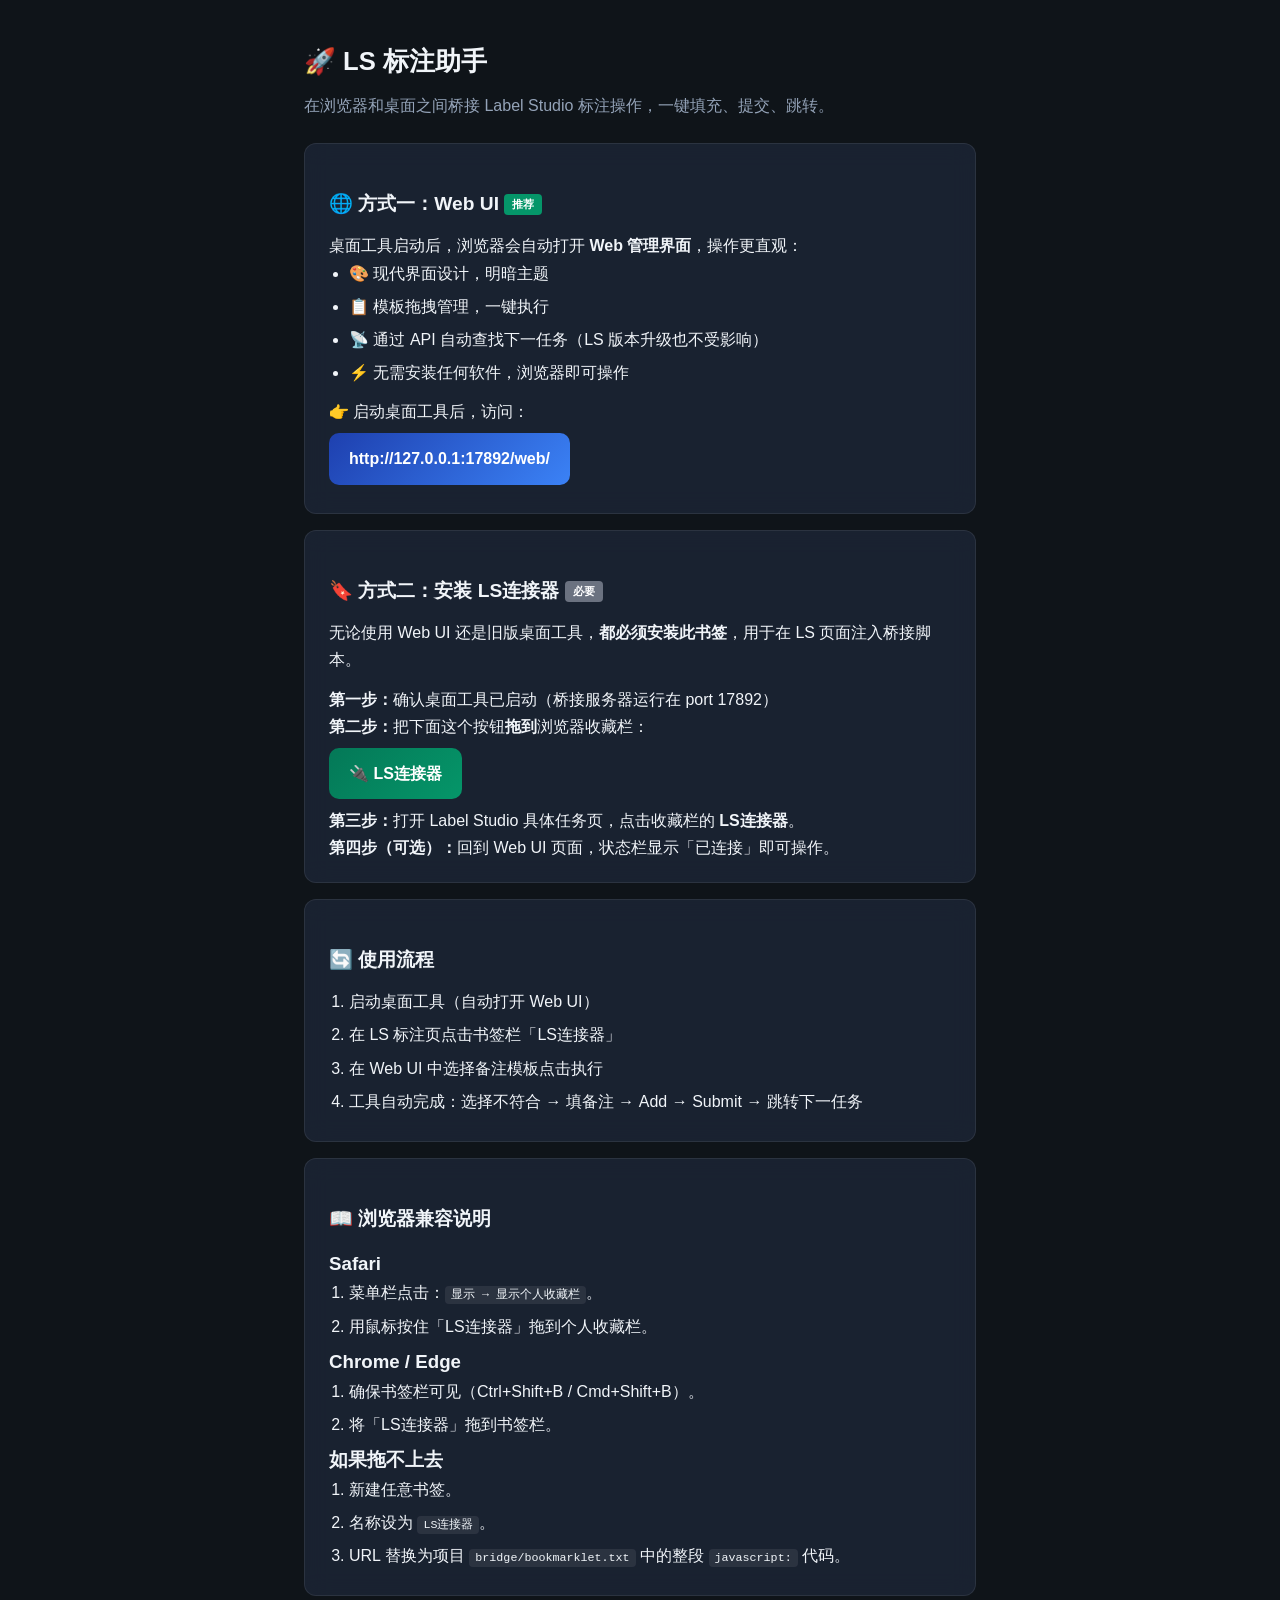
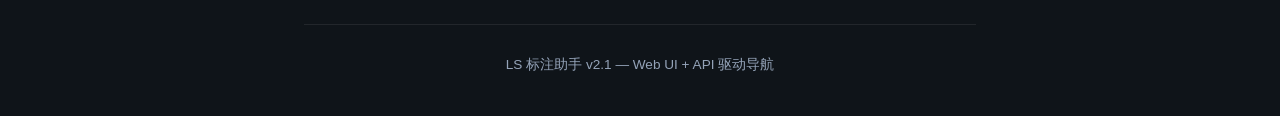
<file: install_bookmarklet.html>
<!doctype html>
<html lang="zh-CN">
<head>
  <meta charset="utf-8">
  <meta name="viewport" content="width=device-width, initial-scale=1.0">
  <title>LS 标注助手 — 安装说明</title>
  <style>
    :root {
      --bg: #0f1419;
      --panel: rgba(30, 41, 59, 0.7);
      --border: rgba(255,255,255,0.08);
      --primary: #059669;
      --primary-hover: #10b981;
      --text: #f1f5f9;
      --text-secondary: #94a3b8;
      --radius: 12px;
    }
    * { box-sizing: border-box; margin: 0; padding: 0; }
    body {
      font-family: -apple-system, BlinkMacSystemFont, "Segoe UI", "PingFang SC", "Microsoft YaHei", sans-serif;
      background: var(--bg);
      color: var(--text);
      padding: 40px 24px;
      line-height: 1.7;
      max-width: 720px;
      margin: 0 auto;
    }
    h1 { font-size: 1.6rem; margin-bottom: 8px; }
    h2 { font-size: 1.2rem; margin: 24px 0 12px; }
    .card {
      background: var(--panel);
      backdrop-filter: blur(12px);
      border: 1px solid var(--border);
      border-radius: var(--radius);
      padding: 20px 24px;
      margin: 16px 0;
    }
    .bookmarklet-link {
      display: inline-block;
      padding: 12px 20px;
      background: linear-gradient(135deg, #047857, #059669);
      color: white;
      border-radius: 10px;
      text-decoration: none;
      font-weight: 600;
      font-size: 1rem;
      margin: 8px 0;
      transition: all 0.2s;
    }
    .bookmarklet-link:hover {
      transform: translateY(-2px);
      box-shadow: 0 4px 16px rgba(5, 150, 105, 0.3);
    }
    .webui-link {
      display: inline-block;
      padding: 12px 20px;
      background: linear-gradient(135deg, #1e40af, #3b82f6);
      color: white;
      border-radius: 10px;
      text-decoration: none;
      font-weight: 600;
      font-size: 1rem;
      margin: 8px 0;
      transition: all 0.2s;
    }
    .webui-link:hover {
      transform: translateY(-2px);
      box-shadow: 0 4px 16px rgba(59, 130, 246, 0.3);
    }
    code {
      background: rgba(255,255,255,0.08);
      padding: 2px 6px;
      border-radius: 4px;
      font-size: 0.9em;
    }
    ol, ul { padding-left: 20px; }
    li { margin-bottom: 6px; }
    .tag {
      display: inline-block;
      font-size: 0.7rem;
      padding: 1px 8px;
      border-radius: 4px;
      font-weight: 600;
      margin-right: 6px;
      vertical-align: middle;
    }
    .tag-new { background: #059669; color: white; }
    .tag-legacy { background: #6b7280; color: white; }
    hr {
      border: none;
      border-top: 1px solid var(--border);
      margin: 28px 0;
    }
  </style>
</head>
<body>
  <h1>🚀 LS 标注助手</h1>
  <p style="color: var(--text-secondary); margin-bottom: 24px;">
    在浏览器和桌面之间桥接 Label Studio 标注操作，一键填充、提交、跳转。
  </p>

  <!-- ═══ 方式一：Web UI（推荐）═══ -->
  <div class="card">
    <h2>🌐 方式一：Web UI <span class="tag tag-new">推荐</span></h2>
    <p>桌面工具启动后，浏览器会自动打开 <strong>Web 管理界面</strong>，操作更直观：</p>
    <ul>
      <li>🎨 现代界面设计，明暗主题</li>
      <li>📋 模板拖拽管理，一键执行</li>
      <li>📡 通过 API 自动查找下一任务（LS 版本升级也不受影响）</li>
      <li>⚡ 无需安装任何软件，浏览器即可操作</li>
    </ul>
    <p style="margin-top: 12px;">
      👉 启动桌面工具后，访问：
      <br>
      <a class="webui-link" href="http://127.0.0.1:17892/web/" target="_blank">http://127.0.0.1:17892/web/</a>
    </p>
  </div>

  <!-- ═══ 方式二：Bookmarklet（必要） ═══ -->
  <div class="card">
    <h2>🔖 方式二：安装 LS连接器 <span class="tag tag-legacy">必要</span></h2>
    <p>无论使用 Web UI 还是旧版桌面工具，<strong>都必须安装此书签</strong>，用于在 LS 页面注入桥接脚本。</p>
    <p style="margin-top: 12px;">
      <strong>第一步：</strong>确认桌面工具已启动（桥接服务器运行在 port 17892）
    </p>
    <p>
      <strong>第二步：</strong>把下面这个按钮<strong>拖到</strong>浏览器收藏栏：
    </p>
    <p>
      <a class="bookmarklet-link" href="javascript:(()=>{if(window.__LS_BRIDGE_LOADER__)return;window.__LS_BRIDGE_LOADER__=true;var t=setTimeout(function(){alert('LS连接器加载失败：请先启动桌面工具')},3000);window.addEventListener('message',function LSmsg(e){if(e.data&&e.data.type==='ls_bridge_code'){clearTimeout(t);window.removeEventListener('message',LSmsg);if(e.data.error){alert(e.data.message);return}var s=document.createElement('script');s.textContent=e.data.code;document.documentElement.appendChild(s)}});var f=document.createElement('iframe');f.style.display='none';f.src='http://127.0.0.1:17892/bridge/loader?ts='+Date.now();document.body.appendChild(f)})()">🔌 LS连接器</a>
    </p>
    <p><strong>第三步：</strong>打开 Label Studio 具体任务页，点击收藏栏的 <strong>LS连接器</strong>。</p>
    <p><strong>第四步（可选）：</strong>回到 Web UI 页面，状态栏显示「已连接」即可操作。</p>
  </div>

  <div class="card">
    <h2>🔄 使用流程</h2>
    <ol>
      <li>启动桌面工具（自动打开 Web UI）</li>
      <li>在 LS 标注页点击书签栏「LS连接器」</li>
      <li>在 Web UI 中选择备注模板点击执行</li>
      <li>工具自动完成：选择不符合 → 填备注 → Add → Submit → 跳转下一任务</li>
    </ol>
  </div>

  <div class="card">
    <h2>📖 浏览器兼容说明</h2>
    <h3>Safari</h3>
    <ol>
      <li>菜单栏点击：<code>显示 → 显示个人收藏栏</code>。</li>
      <li>用鼠标按住「LS连接器」拖到个人收藏栏。</li>
    </ol>
    <h3>Chrome / Edge</h3>
    <ol>
      <li>确保书签栏可见（Ctrl+Shift+B / Cmd+Shift+B）。</li>
      <li>将「LS连接器」拖到书签栏。</li>
    </ol>
    <h3>如果拖不上去</h3>
    <ol>
      <li>新建任意书签。</li>
      <li>名称设为 <code>LS连接器</code>。</li>
      <li>URL 替换为项目 <code>bridge/bookmarklet.txt</code> 中的整段 <code>javascript:</code> 代码。</li>
    </ol>
  </div>

  <hr>
  <p style="color: var(--text-secondary); font-size: 0.85rem; text-align: center;">
    LS 标注助手 v2.1 — Web UI + API 驱动导航
  </p>
</body>
</html>
</file>
